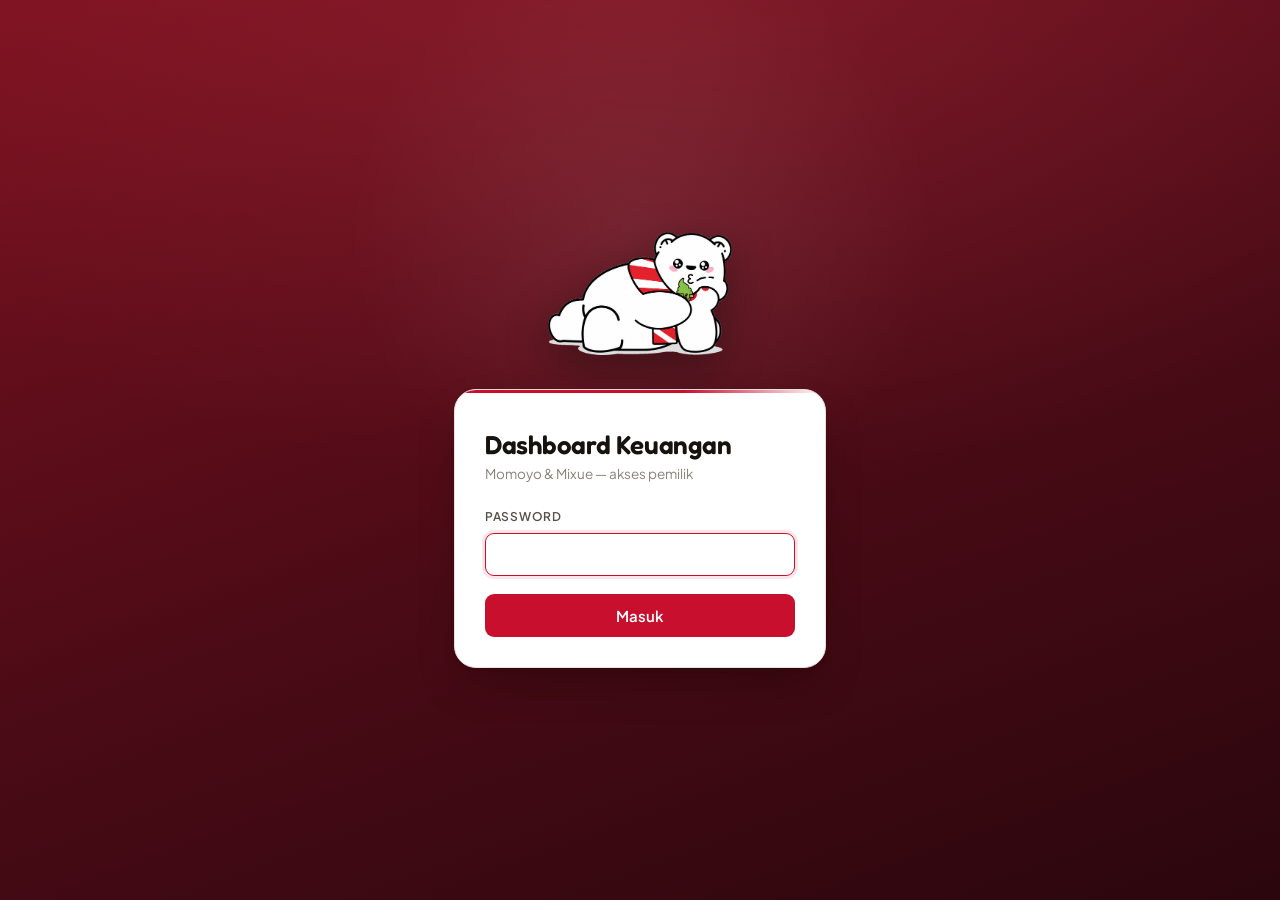
<file: login.html>
<!doctype html>
<html lang="id">
<head>
  <meta charset="utf-8" />
  <meta name="viewport" content="width=device-width, initial-scale=1, viewport-fit=cover" />
  <meta name="theme-color" content="#5A0E1A" />
  <title>Masuk — Dashboard Keuangan</title>
  <link rel="icon" href="data:image/svg+xml,%3Csvg xmlns='http://www.w3.org/2000/svg' viewBox='0 0 32 32'%3E%3Crect width='32' height='32' rx='7' fill='%23C8102E'/%3E%3Ccircle cx='16' cy='16' r='6' fill='%23fff'/%3E%3C/svg%3E" />
  <link rel="preconnect" href="https://fonts.googleapis.com" />
  <link rel="preconnect" href="https://fonts.gstatic.com" crossorigin />
  <link href="https://fonts.googleapis.com/css2?family=Fredoka:wght@500;600;700&family=Plus+Jakarta+Sans:wght@400;500;600;700&display=swap" rel="stylesheet" />
  <link rel="stylesheet" href="css/style.css" />
</head>
<body class="login-page">
  <div class="login-scene">
    <img class="login-mascot" src="panda-lengkap-final.png" alt="" aria-hidden="true" width="500" height="335" />

    <form id="login-form" class="login-card">
      <h1>Dashboard Keuangan</h1>
      <p class="login-sub">Momoyo &amp; Mixue — akses pemilik</p>

      <label for="password">Password</label>
      <input type="password" id="password" required autocomplete="current-password" autofocus />

      <button type="submit" class="btn-primary" id="submit-btn">Masuk</button>
      <p id="login-error" class="error" hidden></p>
    </form>
  </div>

  <script type="module">
    import { login } from './js/auth.js';

    const OWNER_EMAIL = 'mokhammadafrizal@gmail.com';

    const form = document.getElementById('login-form');
    const errorEl = document.getElementById('login-error');
    const submitBtn = document.getElementById('submit-btn');

    form.addEventListener('submit', async (e) => {
      e.preventDefault();
      errorEl.hidden = true;
      submitBtn.disabled = true;
      submitBtn.textContent = 'Memeriksa…';

      const password = document.getElementById('password').value;
      const { error } = await login(OWNER_EMAIL, password);

      if (error) {
        errorEl.textContent = error.message === 'Invalid login credentials'
          ? 'Password salah. Coba lagi.'
          : error.message;
        errorEl.hidden = false;
        submitBtn.disabled = false;
        submitBtn.textContent = 'Masuk';
        return;
      }
      window.location.href = 'index.html';
    });
  </script>
</body>
</html>
</file>
<file: css/style.css>
/* ============================================================
   Dashboard Keuangan — Momoyo & Mixue
   Aesthetic: refined editorial finance. Warm paper canvas, a single
   validated crimson data hue, generous hairlines, tabular figures.
   Palette validated with the dataviz six-checks in BOTH modes:
   series #C8102E on light (#FFFFFF / #F7F4F0) and #F2545B on dark
   (#17161A) each pass lightness band, chroma floor and >=3:1 contrast.
   ============================================================ */

/* ---------- Tokens ---------- */
:root {
  color-scheme: light;

  --canvas:        #F7F4F0;
  --surface:       #FFFFFF;
  --surface-2:     #FBF9F6;
  --surface-sunk:  #F2EEE8;

  --ink:           #16130F;
  --ink-2:         #55504A;
  --ink-muted:     #8A8279;

  --hairline:      #E7E1D8;
  --grid:          #EFEAE2;

  /* single data hue */
  --brand:         #C8102E;
  --brand-ink:     #A00C24;
  --brand-wash:    rgba(200, 16, 46, 0.10);
  --brand-wash-2:  rgba(200, 16, 46, 0.05);

  --good:          #006300;
  --bad:           #C0392B;

  --shadow-sm: 0 1px 2px rgba(22, 19, 15, 0.05);
  --shadow-md: 0 2px 4px rgba(22, 19, 15, 0.04), 0 8px 24px -12px rgba(22, 19, 15, 0.14);

  --radius:    14px;
  --radius-sm: 9px;

  --font-display: "Fraunces", Georgia, "Times New Roman", serif;
  --font-ui: "Plus Jakarta Sans", ui-sans-serif, system-ui, -apple-system, "Segoe UI", sans-serif;
  /* rounded/bold — login title only, echoes the crew attendance app's brand voice */
  --font-playful: "Fredoka", "Plus Jakarta Sans", ui-sans-serif, system-ui, sans-serif;

  --maxw: 1240px;
}

@media (prefers-color-scheme: dark) {
  :root:where(:not([data-theme="light"])) {
    color-scheme: dark;
    --canvas:       #0E0D10;
    --surface:      #17161A;
    --surface-2:    #1C1B20;
    --surface-sunk: #211F26;
    --ink:          #F6F3EE;
    --ink-2:        #B9B3AA;
    --ink-muted:    #8A8279;
    --hairline:     #2B2932;
    --grid:         #232128;
    --brand:        #F2545B;
    --brand-ink:    #F2545B;
    --brand-wash:   rgba(242, 84, 91, 0.16);
    --brand-wash-2: rgba(242, 84, 91, 0.07);
    --good:         #4FBF4F;
    --bad:          #F2545B;
    --shadow-sm: 0 1px 2px rgba(0, 0, 0, 0.4);
    --shadow-md: 0 2px 4px rgba(0, 0, 0, 0.3), 0 8px 24px -12px rgba(0, 0, 0, 0.7);
  }
}

:root[data-theme="dark"] {
  color-scheme: dark;
  --canvas:       #0E0D10;
  --surface:      #17161A;
  --surface-2:    #1C1B20;
  --surface-sunk: #211F26;
  --ink:          #F6F3EE;
  --ink-2:        #B9B3AA;
  --ink-muted:    #8A8279;
  --hairline:     #2B2932;
  --grid:         #232128;
  --brand:        #F2545B;
  --brand-ink:    #F2545B;
  --brand-wash:   rgba(242, 84, 91, 0.16);
  --brand-wash-2: rgba(242, 84, 91, 0.07);
  --good:         #4FBF4F;
  --bad:          #F2545B;
}

/* ---------- Base ---------- */
*, *::before, *::after { box-sizing: border-box; }

html { -webkit-text-size-adjust: 100%; }

body {
  margin: 0;
  font-family: var(--font-ui);
  font-size: 15px;
  line-height: 1.5;
  color: var(--ink);
  background-color: var(--canvas);
  /* faint paper grain for atmosphere — never loud enough to read as texture */
  background-image: url("data:image/svg+xml,%3Csvg xmlns='http://www.w3.org/2000/svg' width='140' height='140'%3E%3Cfilter id='n'%3E%3CfeTurbulence type='fractalNoise' baseFrequency='0.85' numOctaves='3'/%3E%3C/filter%3E%3Crect width='140' height='140' filter='url(%23n)' opacity='0.028'/%3E%3C/svg%3E");
  -webkit-font-smoothing: antialiased;
  text-rendering: optimizeLegibility;
}

h1, h2, h3 { margin: 0; font-weight: 600; }

/* ============================================================
   Login — Momoyo brand: red gradient, mascot + sticker, but calmer
   than the crew attendance app (owner-only access: one mascot, one
   sticker, generous negative space — no scattered doodles).
   ============================================================ */
.login-page {
  min-height: 100dvh;
  display: grid;
  place-items: center;
  padding: 32px 20px;
  position: relative;
  overflow: hidden;
  /* dark red -> maroon, deeper/more subdued than a playful crew-app red */
  background:
    radial-gradient(120% 90% at 50% 0%, rgba(255, 90, 110, 0.16), transparent 60%),
    linear-gradient(160deg, #7A101F 0%, #4A0B16 55%, #2B060D 100%);
}

/* one very soft glow behind the mascot for depth — intentionally the
   only decorative flourish, per "tidak terlalu ramai" */
.login-page::before {
  content: "";
  position: absolute;
  top: -10%;
  left: 50%;
  width: 640px;
  height: 640px;
  transform: translateX(-50%);
  background: radial-gradient(circle, rgba(255, 255, 255, 0.07), transparent 65%);
  pointer-events: none;
}

.login-scene {
  position: relative;
  z-index: 1;
  display: flex;
  flex-direction: column;
  align-items: center;
  width: 100%;
  max-width: 372px;
}

/* Mascot -> card, in normal flow. Purely decorative — sits above the card,
   never overlapping it. */
.login-mascot {
  width: clamp(140px, 28vw, 184px);
  height: auto;
  margin-bottom: clamp(20px, 4vw, 34px);
  filter: drop-shadow(0 14px 22px rgba(0, 0, 0, 0.35));
}

.login-card {
  width: 100%;
  background: var(--surface);
  border: 1px solid var(--hairline);
  border-radius: 22px;
  box-shadow: 0 2px 4px rgba(22, 19, 15, 0.06), 0 20px 44px -16px rgba(30, 4, 8, 0.55);
  padding: 40px 30px 30px;
  position: relative;
  z-index: 1;
  overflow: hidden;
}

/* brand hairline across the top of the card */
.login-card::before {
  content: "";
  position: absolute;
  inset: 0 0 auto 0;
  height: 3px;
  background: linear-gradient(90deg, var(--brand), var(--brand) 62%, transparent);
}

.login-card h1 {
  font-family: var(--font-playful);
  font-weight: 600;
  font-size: 26px;
  letter-spacing: -0.01em;
  line-height: 1.15;
  margin-bottom: 4px;
}

.login-card .login-sub {
  margin: 0 0 24px;
  color: var(--ink-muted);
  font-size: 13.5px;
}

@media (max-width: 480px) {
  .login-mascot { width: clamp(118px, 30vw, 152px); margin-bottom: 20px; }
  .login-card { padding: 34px 22px 26px; }
}

.login-card label {
  display: block;
  font-size: 12px;
  font-weight: 600;
  letter-spacing: 0.06em;
  text-transform: uppercase;
  color: var(--ink-2);
  margin-bottom: 7px;
}

.login-card input[type="password"] {
  width: 100%;
  font-family: var(--font-ui);
  font-size: 15px;
  color: var(--ink);
  background: var(--surface-2);
  border: 1px solid var(--hairline);
  border-radius: var(--radius-sm);
  padding: 11px 13px;
  transition: border-color .16s ease, box-shadow .16s ease, background-color .16s ease;
}

.login-card input[type="password"]:focus {
  outline: none;
  background: var(--surface);
  border-color: var(--brand);
  box-shadow: 0 0 0 3px var(--brand-wash);
}

.btn-primary {
  width: 100%;
  margin-top: 18px;
  font-family: var(--font-ui);
  font-size: 15px;
  font-weight: 600;
  color: #fff;
  background: var(--brand);
  border: none;
  border-radius: var(--radius-sm);
  padding: 12px;
  cursor: pointer;
  transition: filter .16s ease, transform .12s ease;
}
.btn-primary:hover { filter: brightness(1.07); }
.btn-primary:active { transform: translateY(1px); }
.btn-primary:disabled { opacity: .6; cursor: progress; }

.error {
  margin: 14px 0 0;
  font-size: 13.5px;
  color: var(--bad);
  background: var(--brand-wash-2);
  border-left: 2px solid var(--bad);
  padding: 9px 11px;
  border-radius: 0 var(--radius-sm) var(--radius-sm) 0;
}

/* ============================================================
   Topbar
   ============================================================ */
.topbar {
  position: sticky;
  top: 0;
  z-index: 20;
  background: color-mix(in srgb, var(--canvas) 88%, transparent);
  backdrop-filter: saturate(1.6) blur(10px);
  -webkit-backdrop-filter: saturate(1.6) blur(10px);
  border-bottom: 1px solid var(--hairline);
}

.topbar-inner {
  max-width: var(--maxw);
  margin: 0 auto;
  padding: 13px clamp(16px, 3vw, 30px);
  display: flex;
  align-items: center;
  justify-content: space-between;
  gap: 16px;
  flex-wrap: wrap;
}

.brandmark { display: flex; align-items: center; gap: 11px; min-width: 0; }

.brandmark-dot {
  width: 11px; height: 11px;
  border-radius: 50%;
  background: var(--brand);
  box-shadow: 0 0 0 4px var(--brand-wash);
  flex: none;
}

.brandmark-text { display: flex; flex-direction: column; line-height: 1.2; min-width: 0; }
.brandmark-text strong {
  font-family: var(--font-display);
  font-optical-sizing: auto;
  font-size: 18.5px;
  font-weight: 600;
  letter-spacing: -0.015em;
  white-space: nowrap;
}
.brandmark-text span {
  font-size: 11.5px;
  color: var(--ink-muted);
  letter-spacing: 0.03em;
}

.topbar-controls { display: flex; align-items: flex-end; gap: 10px; }

.field { display: flex; flex-direction: column; gap: 5px; }
.field label {
  font-size: 10.5px;
  font-weight: 700;
  letter-spacing: 0.08em;
  text-transform: uppercase;
  color: var(--ink-muted);
}

.select-wrap { position: relative; }
.select-wrap::after {
  content: "";
  position: absolute;
  right: 11px; top: 50%;
  width: 7px; height: 7px;
  border-right: 1.8px solid var(--ink-2);
  border-bottom: 1.8px solid var(--ink-2);
  transform: translateY(-70%) rotate(45deg);
  pointer-events: none;
}

.select-wrap select,
input[type="date"] {
  appearance: none;
  -webkit-appearance: none;
  font-family: var(--font-ui);
  font-size: 14px;
  font-weight: 600;
  color: var(--ink);
  background: var(--surface);
  border: 1px solid var(--hairline);
  border-radius: var(--radius-sm);
  padding: 8px 32px 8px 12px;
  cursor: pointer;
  transition: border-color .16s ease, box-shadow .16s ease;
}
input[type="date"] { padding-right: 12px; }

.select-wrap select:focus-visible,
input[type="date"]:focus-visible {
  outline: none;
  border-color: var(--brand);
  box-shadow: 0 0 0 3px var(--brand-wash);
}

.btn-ghost {
  font-family: var(--font-ui);
  font-size: 14px;
  font-weight: 600;
  color: var(--ink-2);
  background: transparent;
  border: 1px solid var(--hairline);
  border-radius: var(--radius-sm);
  padding: 8px 14px;
  cursor: pointer;
  transition: color .16s ease, border-color .16s ease, background-color .16s ease;
}
.btn-ghost:hover { color: var(--brand-ink); border-color: var(--brand); background: var(--brand-wash-2); }

/* ============================================================
   Layout
   ============================================================ */
main {
  max-width: var(--maxw);
  margin: 0 auto;
  padding: clamp(20px, 3vw, 32px) clamp(16px, 3vw, 30px) 72px;
  display: flex;
  flex-direction: column;
  gap: clamp(18px, 2.4vw, 26px);
}

/* staggered entrance — one orchestrated page load */
main > * {
  animation: rise .5s cubic-bezier(.22,.68,.36,1) both;
}
main > *:nth-child(1) { animation-delay: .02s; }
main > *:nth-child(2) { animation-delay: .08s; }
main > *:nth-child(3) { animation-delay: .14s; }
main > *:nth-child(4) { animation-delay: .2s; }
main > *:nth-child(5) { animation-delay: .26s; }

@keyframes rise {
  from { opacity: 0; transform: translateY(10px); }
  to   { opacity: 1; transform: none; }
}

@media (prefers-reduced-motion: reduce) {
  main > * { animation: none; }
  * { transition-duration: .01ms !important; animation-duration: .01ms !important; }
}

/* ============================================================
   Stat cards
   ============================================================ */
/* Four cards on one row; the hero simply gets a wider track rather than a
   column span (a span would total 5 tracks in a 4-track grid and wrap). */
.stats {
  display: grid;
  grid-template-columns: 1.55fr 1fr 1fr 1fr;
  gap: clamp(12px, 1.5vw, 16px);
}

.stat {
  background: var(--surface);
  border: 1px solid var(--hairline);
  border-radius: var(--radius);
  padding: 18px 18px 16px;
  box-shadow: var(--shadow-sm);
  position: relative;
  min-width: 0;
}

/* the hero card carries the brand accent */
.stat--hero {
  background:
    radial-gradient(120% 140% at 0% 0%, var(--brand-wash-2), transparent 58%),
    var(--surface);
}
.stat--hero::before {
  content: "";
  position: absolute;
  left: 18px; top: 0;
  width: 34px; height: 3px;
  background: var(--brand);
  border-radius: 0 0 3px 3px;
}

.stat-label {
  font-size: 11px;
  font-weight: 700;
  letter-spacing: 0.09em;
  text-transform: uppercase;
  color: var(--ink-muted);
  margin-bottom: 10px;
}

.stat-value {
  font-family: var(--font-display);
  font-optical-sizing: auto;
  font-weight: 600;
  font-size: clamp(26px, 3.4vw, 34px);
  line-height: 1.05;
  letter-spacing: -0.025em;
  margin: 0;
  color: var(--ink);
  font-variant-numeric: lining-nums;
}

.stat--hero .stat-value { font-size: clamp(34px, 5vw, 52px); }

.stat-value--name {
  font-size: clamp(20px, 2.4vw, 26px);
  overflow-wrap: anywhere;
}

.stat-sub {
  margin: 8px 0 0;
  font-size: 12.5px;
  color: var(--ink-muted);
  line-height: 1.4;
}

.delta { font-weight: 700; font-variant-numeric: tabular-nums; white-space: nowrap; }
.delta--up   { color: var(--good); }
.delta--down { color: var(--bad); }
.delta--flat { color: var(--ink-muted); font-weight: 600; }
.delta-icon { font-style: normal; margin-right: 2px; font-size: 0.82em; }

/* Percent + nominal, stacked — same on desktop and mobile so the ranking
   column never has to fight for horizontal space. */
.delta-group {
  display: flex;
  flex-direction: column;
  align-items: flex-end;
  gap: 1px;
  line-height: 1.2;
}
.delta-amount {
  font-size: 10.5px;
  font-weight: 600;
  font-variant-numeric: tabular-nums;
  white-space: nowrap;
  opacity: 0.82;
}

/* ============================================================
   Panels
   ============================================================ */
.panel {
  background: var(--surface);
  border: 1px solid var(--hairline);
  border-radius: var(--radius);
  box-shadow: var(--shadow-sm);
  overflow: hidden;
}

.panel-head {
  display: flex;
  align-items: flex-end;
  justify-content: space-between;
  gap: 14px;
  flex-wrap: wrap;
  padding: 18px clamp(16px, 2.2vw, 22px) 14px;
  border-bottom: 1px solid var(--hairline);
}

.panel-title {
  font-family: var(--font-display);
  font-optical-sizing: auto;
  font-size: 19px;
  font-weight: 600;
  letter-spacing: -0.018em;
}

.panel-note {
  margin: 3px 0 0;
  font-size: 12.5px;
  color: var(--ink-muted);
}

/* ---------- Charts ---------- */
.chart-frame {
  position: relative;
  padding: 16px clamp(10px, 1.6vw, 18px) 12px;
  height: 264px;
}
.chart-frame--tall { height: 320px; }

@media (max-width: 640px) {
  .chart-frame, .chart-frame--tall { height: 232px; }
}

/* ============================================================
   Tables
   ============================================================ */
.table-scroll { overflow-x: auto; }

.data-table {
  width: 100%;
  border-collapse: collapse;
  font-size: 14px;
}

.data-table th {
  text-align: left;
  font-size: 10.5px;
  font-weight: 700;
  letter-spacing: 0.08em;
  text-transform: uppercase;
  color: var(--ink-muted);
  padding: 11px clamp(12px, 1.6vw, 18px);
  background: var(--surface-2);
  border-bottom: 1px solid var(--hairline);
  white-space: nowrap;
}

.data-table td {
  padding: 11px clamp(12px, 1.6vw, 18px);
  border-bottom: 1px solid var(--grid);
  vertical-align: middle;
}

.data-table tbody tr:nth-child(even) { background: var(--surface-2); }
.data-table tbody tr:last-child td { border-bottom: none; }

.data-table tbody tr {
  transition: background-color .14s ease;
}
.data-table tbody tr:hover { background: var(--brand-wash-2); }

.col-rank { width: 46px; }
.col-delta { width: 104px; }
.col-share { width: 26%; min-width: 130px; }

/* element+class specificity, so these beat the generic `.data-table th` rule */
.data-table th.col-rank,
.data-table td.col-rank { text-align: center; }
.data-table th.col-num { text-align: right; }
.data-table td.col-num {
  text-align: right;
  font-variant-numeric: tabular-nums;
  font-weight: 600;
  white-space: nowrap;
}
.data-table th.col-delta,
.data-table td.col-delta { text-align: right; white-space: nowrap; }

.rank-badge {
  display: inline-grid;
  place-items: center;
  min-width: 23px; height: 23px;
  padding: 0 6px;
  border-radius: 7px;
  font-size: 12px;
  font-weight: 700;
  font-variant-numeric: tabular-nums;
  color: var(--ink-2);
  background: var(--surface-sunk);
}
/* top three earn the accent, in descending strength (tbody-scoped) */
tbody tr:nth-child(1) .rank-badge { background: var(--brand); color: #fff; }
tbody tr:nth-child(2) .rank-badge { background: var(--brand-wash); color: var(--brand-ink); }
tbody tr:nth-child(3) .rank-badge { background: var(--brand-wash-2); color: var(--brand-ink); }

.outlet-cell { display: flex; align-items: center; gap: 9px; min-width: 0; }
.outlet-name { font-weight: 600; }
.brand-tag {
  font-size: 10px;
  font-weight: 700;
  letter-spacing: 0.05em;
  text-transform: uppercase;
  color: var(--ink-muted);
  border: 1px solid var(--hairline);
  border-radius: 5px;
  padding: 1px 5px;
  flex: none;
}

/* mini proportion bar — magnitude by length, single hue */
.bar {
  position: relative;
  height: 8px;
  border-radius: 999px;
  background: var(--surface-sunk);
  overflow: hidden;
}
.bar-fill {
  position: absolute;
  inset: 0 auto 0 0;
  border-radius: 999px;
  background: var(--brand);
  /* grows on load so proportion reads as motion, not decoration */
  animation: grow .7s cubic-bezier(.22,.68,.36,1) both;
  transform-origin: left center;
}
@keyframes grow { from { transform: scaleX(0); } to { transform: scaleX(1); } }

.share-cell { display: flex; align-items: center; gap: 10px; }
.share-cell .bar { flex: 1 1 auto; }
.share-pct {
  flex: none;
  width: 42px;
  text-align: right;
  font-size: 12px;
  font-variant-numeric: tabular-nums;
  color: var(--ink-muted);
}

.empty-row td {
  padding: 30px 18px;
  text-align: center;
  color: var(--ink-muted);
  font-size: 13.5px;
}

/* ============================================================
   Small multiples
   ============================================================ */
/* Discrete bordered cards rather than a 1px-gap hairline grid: an incomplete
   last row would otherwise expose the grid's background as a filled block. */
.trend-grid {
  display: grid;
  grid-template-columns: repeat(auto-fill, minmax(228px, 1fr));
  gap: 12px;
  padding: clamp(14px, 1.8vw, 18px);
}

.trend-card {
  background: var(--surface);
  border: 1px solid var(--hairline);
  border-radius: var(--radius-sm);
  padding: 13px 13px 7px;
  min-width: 0;
}

.trend-card-head {
  display: flex;
  align-items: baseline;
  justify-content: space-between;
  gap: 8px;
  margin-bottom: 2px;
}

.trend-card h3 {
  font-size: 13px;
  font-weight: 700;
  letter-spacing: -0.005em;
  color: var(--ink);
  overflow: hidden;
  text-overflow: ellipsis;
  white-space: nowrap;
}

.trend-card .trend-total {
  font-size: 12.5px;
  font-weight: 700;
  font-variant-numeric: tabular-nums;
  color: var(--brand-ink);
  flex: none;
}

.trend-card .trend-meta {
  font-size: 11px;
  color: var(--ink-muted);
  margin: 0 0 6px;
}

.spark-frame { height: 76px; position: relative; }

.trend-card--empty .spark-frame {
  display: grid;
  place-items: center;
  font-size: 11.5px;
  color: var(--ink-muted);
  background:
    repeating-linear-gradient(45deg, var(--surface-2) 0 6px, transparent 6px 12px);
  border-radius: var(--radius-sm);
}

/* ============================================================
   Loading skeletons
   ============================================================ */
.skeleton {
  display: block;
  height: 1em;
  border-radius: 6px;
  background: linear-gradient(90deg, var(--surface-sunk) 25%, var(--surface-2) 37%, var(--surface-sunk) 63%);
  background-size: 400% 100%;
  animation: shimmer 1.4s ease-in-out infinite;
}
@keyframes shimmer {
  from { background-position: 100% 0; }
  to   { background-position: 0 0; }
}

.skeleton--value { height: 1.05em; width: 72%; }
.skeleton--sub   { height: .8em; width: 52%; margin-top: 9px; }
.skeleton--row   { height: 13px; width: 100%; }

/* ============================================================
   Footnote + toast
   ============================================================ */
.footnote {
  margin: 2px 0 0;
  font-size: 12px;
  color: var(--ink-muted);
  text-align: center;
}

.toast {
  position: fixed;
  left: 50%;
  bottom: 22px;
  transform: translateX(-50%);
  z-index: 40;
  max-width: min(92vw, 460px);
  background: var(--ink);
  color: var(--canvas);
  font-size: 13.5px;
  padding: 11px 16px;
  border-radius: var(--radius-sm);
  box-shadow: var(--shadow-md);
}
.toast[hidden] { display: none; }

/* ============================================================
   Responsive — phone is a primary surface here
   ============================================================ */
@media (max-width: 900px) {
  .stats { grid-template-columns: repeat(2, 1fr); }
  .stat--hero { grid-column: span 2; }
}

@media (max-width: 560px) {
  body { font-size: 14.5px; }

  .topbar-inner { padding: 11px 16px; gap: 11px; }
  .topbar-controls { width: 100%; justify-content: space-between; }
  .brandmark-text strong { font-size: 17px; }

  .stats { grid-template-columns: 1fr; }
  .stat--hero { grid-column: span 1; }
  .stat { padding: 15px 15px 14px; }

  .panel-head { padding: 15px 16px 13px; }

  /* the share column is the first thing to sacrifice on a narrow screen,
     then the brand pill — both free up width for the delta column's
     stacked %+nominal without forcing horizontal scroll on the table */
  .col-share, .data-table td.col-share { display: none; }
  .brand-tag { display: none; }

  .col-delta { width: 78px; }
  .delta-amount { font-size: 10px; }

  .data-table th, .data-table td { padding: 10px 12px; }

  .trend-grid {
    grid-template-columns: repeat(auto-fill, minmax(150px, 1fr));
    gap: 9px;
    padding: 12px;
  }
  .spark-frame { height: 64px; }

  /* At two columns the name and figure can't share a row without the name
     truncating to "Alun Al…" — stack them so the name keeps full width. */
  .trend-card-head {
    flex-direction: column;
    align-items: flex-start;
    gap: 1px;
    margin-bottom: 1px;
  }
  .trend-card .trend-total { font-size: 13px; }
  .trend-card .trend-meta { font-size: 10.5px; }
}

/* ============================================================
   Forced colors / print — texture & ink fallbacks
   ============================================================ */
@media (forced-colors: active) {
  .bar-fill { background: Highlight; }
  .panel, .stat, .login-card { border-color: CanvasText; }
}

/* ============================================================
   Freshness strip
   ============================================================ */
.freshness {
  display: flex;
  align-items: center;
  gap: 8px;
  margin: 0;
  font-size: 12.5px;
  color: var(--ink-muted);
}
.freshness-dot {
  width: 7px; height: 7px;
  border-radius: 50%;
  background: var(--good);
  box-shadow: 0 0 0 3px color-mix(in srgb, var(--good) 22%, transparent);
  flex: none;
}
.freshness--stale .freshness-dot { background: var(--ink-muted); box-shadow: none; }
#freshness-text strong { color: var(--ink-2); font-weight: 700; }

/* ============================================================
   Split row: trend (grow) + donut (fixed)
   ============================================================ */
.split-row {
  display: grid;
  grid-template-columns: minmax(0, 1fr) 340px;
  gap: clamp(12px, 1.6vw, 18px);
  align-items: stretch;
}
.panel--grow, .panel--donut { min-width: 0; }

@media (max-width: 860px) {
  .split-row { grid-template-columns: 1fr; }
}

/* ---------- Donut ---------- */
.donut-wrap {
  display: flex;
  flex-direction: column;
  align-items: center;
  gap: 16px;
  padding: 20px clamp(14px, 2vw, 20px) 22px;
}
.donut-frame {
  position: relative;
  width: 172px;
  height: 172px;
  flex: none;
}
.donut-center {
  position: absolute;
  inset: 0;
  display: flex;
  flex-direction: column;
  align-items: center;
  justify-content: center;
  text-align: center;
  pointer-events: none;
}
.donut-center .donut-center-label {
  font-size: 10.5px;
  font-weight: 700;
  letter-spacing: 0.08em;
  text-transform: uppercase;
  color: var(--ink-muted);
}
.donut-center .donut-center-value {
  font-family: var(--font-display);
  font-optical-sizing: auto;
  font-weight: 600;
  font-size: 22px;
  letter-spacing: -0.02em;
  color: var(--ink);
  margin-top: 2px;
}
.donut-legend {
  list-style: none;
  margin: 0;
  padding: 0;
  width: 100%;
  display: flex;
  flex-direction: column;
  gap: 10px;
}
.donut-legend li {
  display: grid;
  grid-template-columns: auto 1fr auto;
  align-items: center;
  gap: 9px;
  font-size: 13.5px;
}
.legend-swatch {
  width: 11px; height: 11px;
  border-radius: 3px;
  flex: none;
}
.legend-name { color: var(--ink-2); font-weight: 600; }
.legend-value {
  font-variant-numeric: tabular-nums;
  font-weight: 700;
  color: var(--ink);
}
.legend-value small {
  display: block;
  font-weight: 500;
  font-size: 11px;
  color: var(--ink-muted);
  text-align: right;
}
.donut-empty {
  padding: 34px 18px;
  text-align: center;
  color: var(--ink-muted);
  font-size: 13px;
  line-height: 1.5;
}

/* ============================================================
   Segmented toggle
   ============================================================ */
.panel-head-controls { display: flex; align-items: flex-end; gap: 12px; flex-wrap: wrap; }

.segmented {
  display: inline-flex;
  padding: 3px;
  background: var(--surface-sunk);
  border-radius: 10px;
  gap: 2px;
}
.seg-btn {
  font-family: var(--font-ui);
  font-size: 13px;
  font-weight: 600;
  color: var(--ink-2);
  background: transparent;
  border: none;
  border-radius: 7px;
  padding: 6px 15px;
  cursor: pointer;
  transition: background-color .16s ease, color .16s ease, box-shadow .16s ease;
}
.seg-btn:hover { color: var(--ink); }
.seg-btn.is-active {
  background: var(--surface);
  color: var(--brand-ink);
  box-shadow: var(--shadow-sm);
}

/* date field only in harian mode */
#ranking-panel[data-mode="bulanan"] #ranking-date-field { display: none; }

/* ============================================================
   Modal — outlet detail
   ============================================================ */
.modal { position: fixed; inset: 0; z-index: 50; display: grid; place-items: center; padding: 20px; }
.modal[hidden] { display: none; }
.modal-backdrop {
  position: absolute;
  inset: 0;
  background: color-mix(in srgb, var(--ink) 45%, transparent);
  backdrop-filter: blur(3px);
  -webkit-backdrop-filter: blur(3px);
  animation: fade .2s ease both;
}
.modal-card {
  position: relative;
  width: min(100%, 720px);
  max-height: 90dvh;
  overflow-y: auto;
  background: var(--surface);
  border: 1px solid var(--hairline);
  border-radius: var(--radius);
  box-shadow: var(--shadow-md);
  padding: 22px clamp(16px, 2.4vw, 26px) 24px;
  animation: pop .24s cubic-bezier(.22,.68,.36,1) both;
}
@keyframes fade { from { opacity: 0; } to { opacity: 1; } }
@keyframes pop { from { opacity: 0; transform: translateY(12px) scale(.98); } to { opacity: 1; transform: none; } }

.modal-head { display: flex; align-items: flex-start; justify-content: space-between; gap: 14px; margin-bottom: 6px; }
.modal-title {
  font-family: var(--font-display);
  font-optical-sizing: auto;
  font-size: 23px;
  font-weight: 600;
  letter-spacing: -0.02em;
}
.modal-sub { margin: 3px 0 0; font-size: 13px; color: var(--ink-muted); }
.modal-close {
  flex: none;
  width: 34px; height: 34px;
  font-size: 24px;
  line-height: 1;
  color: var(--ink-2);
  background: var(--surface-2);
  border: 1px solid var(--hairline);
  border-radius: 9px;
  cursor: pointer;
  transition: color .16s ease, border-color .16s ease, background-color .16s ease;
}
.modal-close:hover { color: var(--brand-ink); border-color: var(--brand); background: var(--brand-wash-2); }

.modal-chart-frame { position: relative; height: 300px; margin: 14px 0 8px; }
@media (max-width: 560px) { .modal-chart-frame { height: 240px; } }

.modal-stats {
  display: grid;
  grid-template-columns: repeat(3, 1fr);
  gap: 10px;
  margin-top: 6px;
}
.modal-stat {
  background: var(--surface-2);
  border: 1px solid var(--hairline);
  border-radius: var(--radius-sm);
  padding: 12px 14px;
}
.modal-stat .ms-label {
  font-size: 10.5px;
  font-weight: 700;
  letter-spacing: 0.07em;
  text-transform: uppercase;
  color: var(--ink-muted);
}
.modal-stat .ms-value {
  margin-top: 5px;
  font-size: 16px;
  font-weight: 700;
  font-variant-numeric: tabular-nums;
  color: var(--ink);
}
@media (max-width: 560px) {
  .modal-stats { grid-template-columns: 1fr; }
}

/* clickable trend cards */
.trend-card--clickable { cursor: pointer; transition: background-color .14s ease, transform .14s ease; }
.trend-card--clickable:hover { background: var(--brand-wash-2); }
.trend-card--clickable:focus-visible { outline: 2px solid var(--brand); outline-offset: -2px; }
</file>
